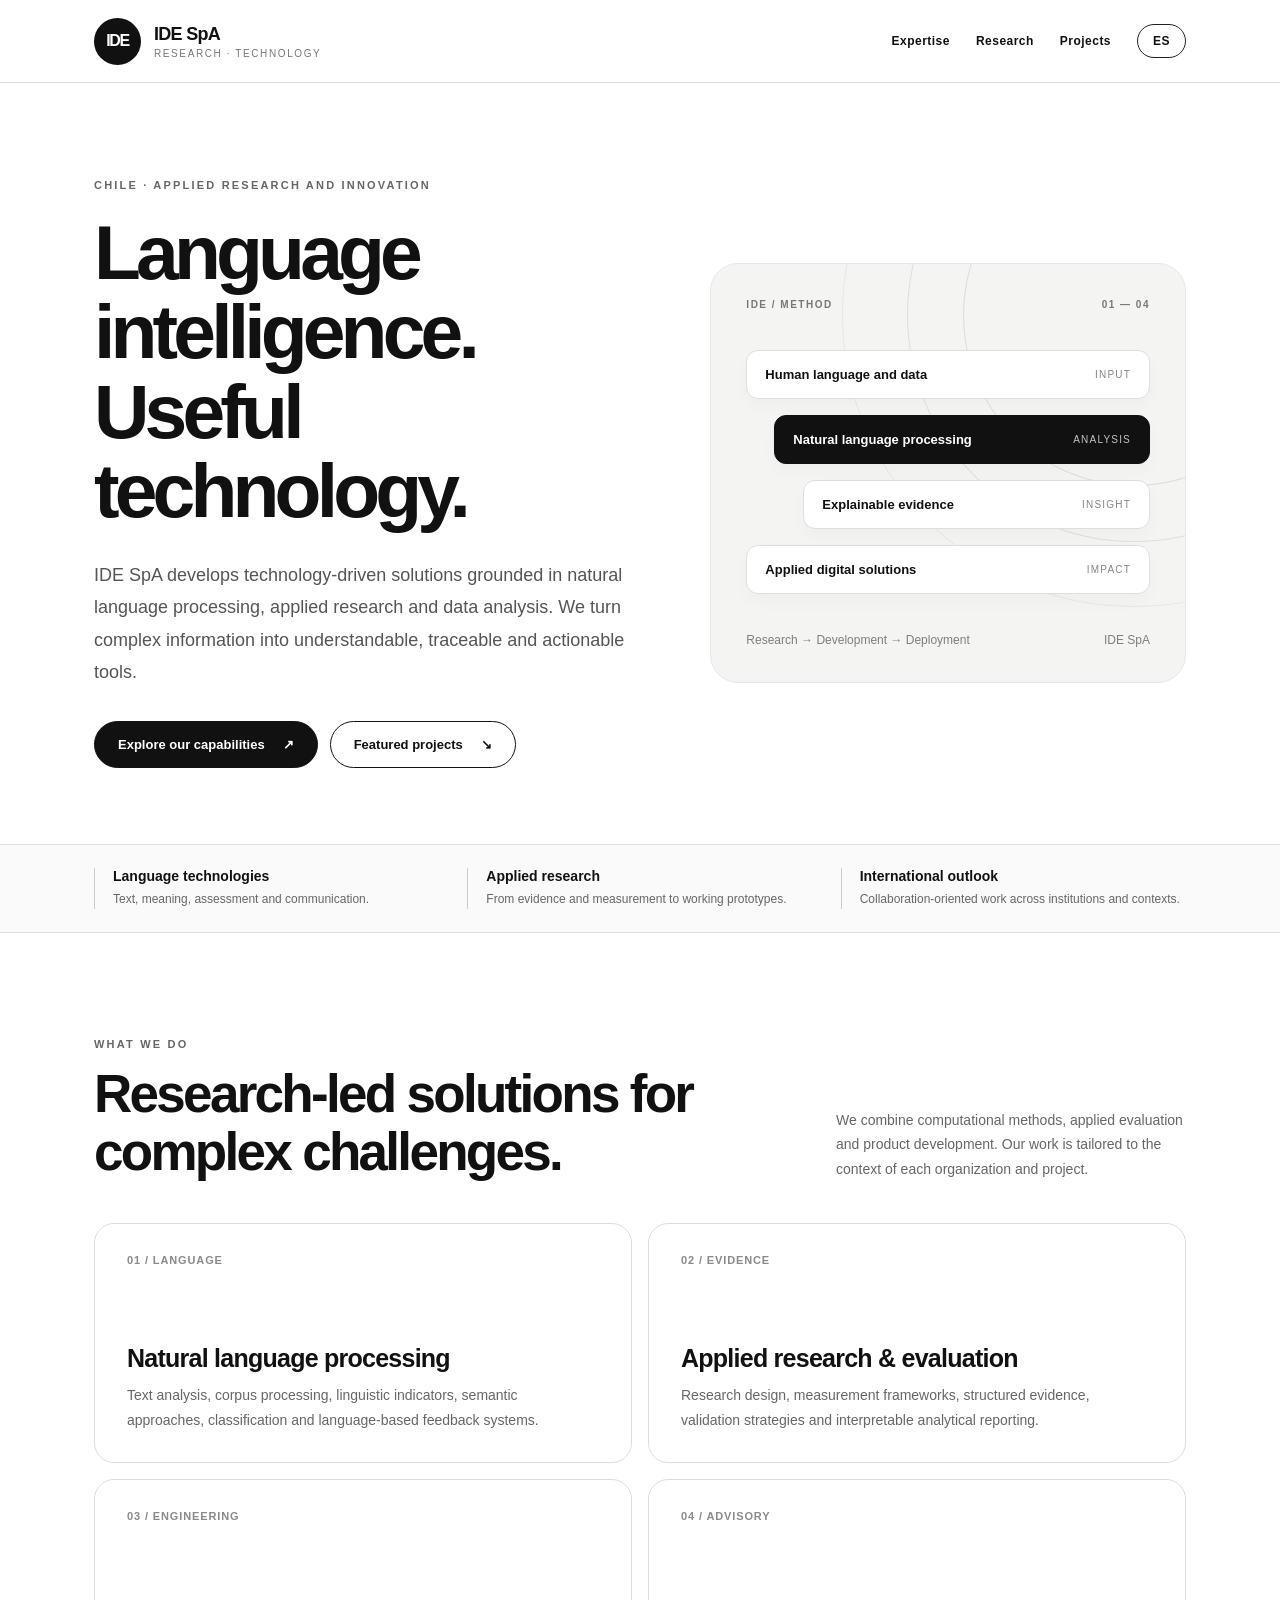
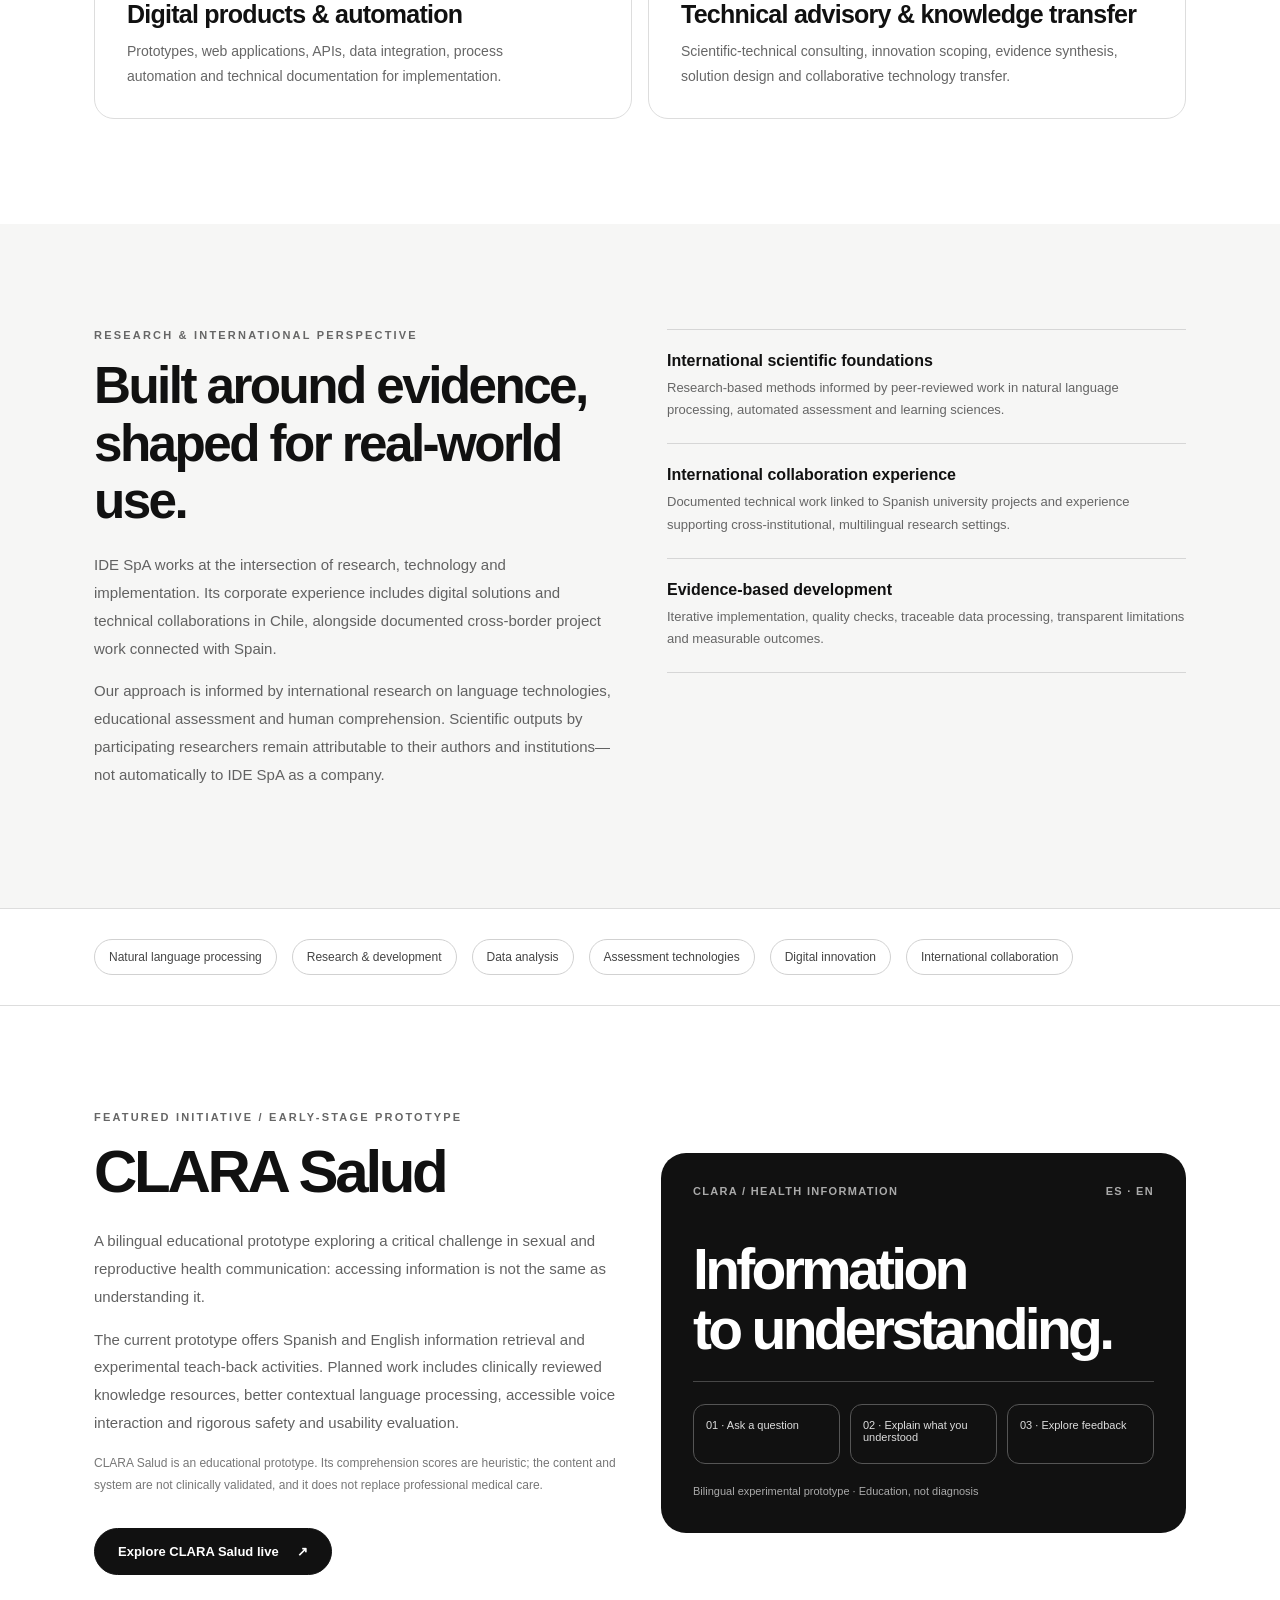
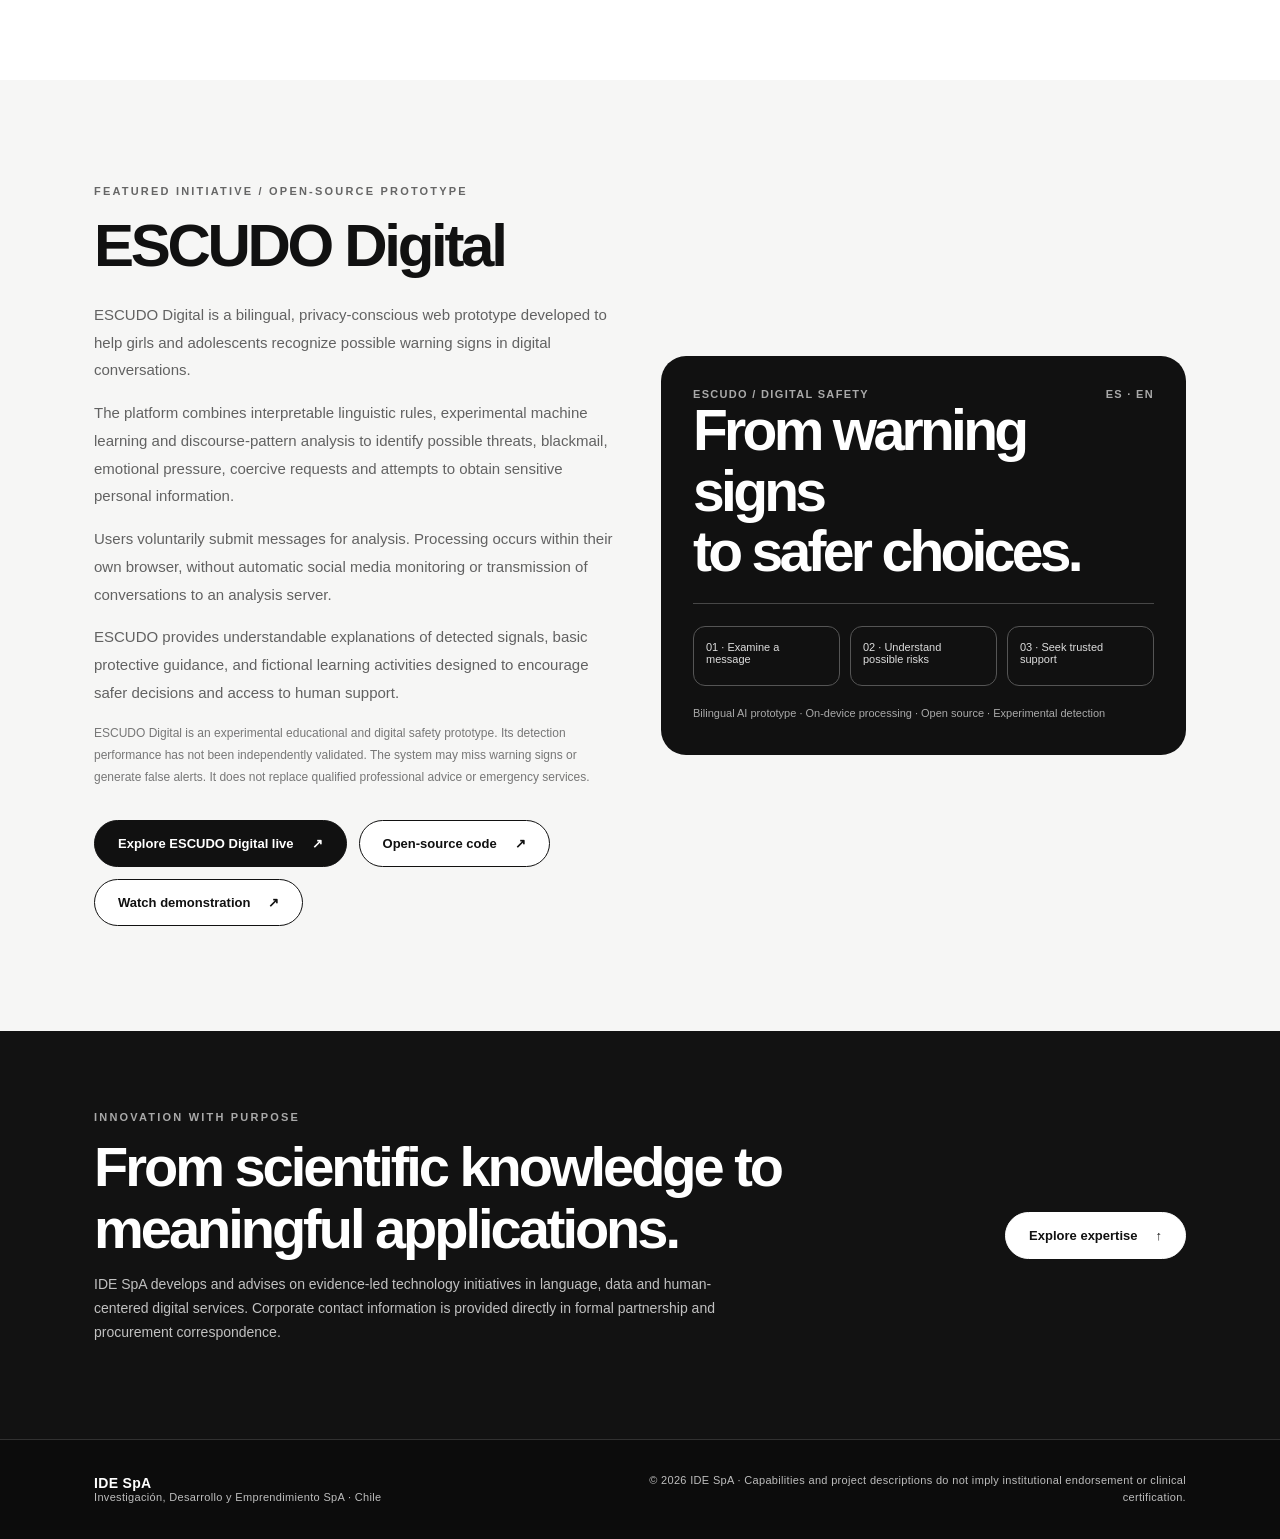
<file: public/index.html>
<!doctype html>
<html lang="en">
<head>
  <meta charset="utf-8">
  <meta name="viewport" content="width=device-width, initial-scale=1">
  <meta name="theme-color" content="#111111">
  <meta name="description" content="IDE SpA is a Chilean technology company developing natural language technologies, applied research and open-source prototypes including CLARA Salud and ESCUDO Digital.">
  <title>IDE SpA — Natural Language Technology & Applied Research</title>
  <link rel="canonical" href="./">
  <link rel="alternate" hreflang="es" href="es.html">
  <link rel="stylesheet" href="styles.css">
</head>
<body>

<a class="skip-link" href="#main">Skip to content</a>

<header class="site-header">
  <div class="wrap nav-inner">
    <a class="brand" href="./" aria-label="IDE SpA home">
      <span class="brand-mark" aria-hidden="true">IDE</span>
      <span>
        <span class="brand-name">IDE SpA</span>
        <span class="brand-mini">Research · Technology</span>
      </span>
    </a>

    <nav class="nav-links" aria-label="Main navigation">
      <a href="#expertise">Expertise</a>
      <a href="#research">Research</a>
      <a href="#projects">Projects</a>
      <a class="language-link" href="es.html" lang="es">ES</a>
    </nav>
  </div>
</header>

<main id="main">

  <!-- HERO -->
  <section class="hero">
    <div class="wrap hero-grid">
      <div>
        <div class="eyebrow">
          CHILE · APPLIED RESEARCH AND INNOVATION
        </div>

        <h1>Language intelligence.<br>Useful technology.</h1>

        <p>
          IDE SpA develops technology-driven solutions grounded
          in natural language processing, applied research and
          data analysis. We turn complex information into
          understandable, traceable and actionable tools.
        </p>

        <div class="hero-actions">
          <a class="btn btn-dark" href="#expertise">
            Explore our capabilities
            <span aria-hidden="true">↗</span>
          </a>
          <a class="btn btn-light" href="#projects">
            Featured projects
            <span aria-hidden="true">↘</span>
          </a>
        </div>
      </div>

      <div class="hero-visual"
           aria-label="Technology development process">
        <div class="visual-header">
          <span>IDE / METHOD</span>
          <span>01 — 04</span>
        </div>

        <div class="system-flow">
          <div class="flow-line">
            <strong>Human language and data</strong>
            <span>Input</span>
          </div>
          <div class="flow-line">
            <strong>Natural language processing</strong>
            <span>Analysis</span>
          </div>
          <div class="flow-line">
            <strong>Explainable evidence</strong>
            <span>Insight</span>
          </div>
          <div class="flow-line">
            <strong>Applied digital solutions</strong>
            <span>Impact</span>
          </div>
        </div>

        <div class="visual-footer">
          <span>Research → Development → Deployment</span>
          <span>IDE SpA</span>
        </div>
      </div>
    </div>
  </section>

  <!-- THREE KEY AREAS -->
  <div class="stat-strip">
    <div class="wrap stat-grid">
      <div class="stat">
        <strong>Language technologies</strong>
        <span>
          Text, meaning, assessment and communication.
        </span>
      </div>
      <div class="stat">
        <strong>Applied research</strong>
        <span>
          From evidence and measurement to working prototypes.
        </span>
      </div>
      <div class="stat">
        <strong>International outlook</strong>
        <span>
          Collaboration-oriented work across institutions
          and contexts.
        </span>
      </div>
    </div>
  </div>

  <!-- EXPERTISE -->
  <section class="section" id="expertise">
    <div class="wrap">
      <div class="section-title">
        <div>
          <div class="eyebrow">WHAT WE DO</div>
          <h2>
            Research-led solutions for complex challenges.
          </h2>
        </div>
        <p>
          We combine computational methods, applied evaluation
          and product development. Our work is tailored to the
          context of each organization and project.
        </p>
      </div>

      <div class="service-grid">

        <article class="service-card">
          <span class="service-num">01 / LANGUAGE</span>
          <div>
            <h3>Natural language processing</h3>
            <p>
              Text analysis, corpus processing, linguistic
              indicators, semantic approaches, classification
              and language-based feedback systems.
            </p>
          </div>
        </article>

        <article class="service-card">
          <span class="service-num">02 / EVIDENCE</span>
          <div>
            <h3>Applied research &amp; evaluation</h3>
            <p>
              Research design, measurement frameworks,
              structured evidence, validation strategies
              and interpretable analytical reporting.
            </p>
          </div>
        </article>

        <article class="service-card">
          <span class="service-num">03 / ENGINEERING</span>
          <div>
            <h3>Digital products &amp; automation</h3>
            <p>
              Prototypes, web applications, APIs,
              data integration, process automation
              and technical documentation for implementation.
            </p>
          </div>
        </article>

        <article class="service-card">
          <span class="service-num">04 / ADVISORY</span>
          <div>
            <h3>Technical advisory &amp; knowledge transfer</h3>
            <p>
              Scientific-technical consulting, innovation
              scoping, evidence synthesis, solution design
              and collaborative technology transfer.
            </p>
          </div>
        </article>

      </div>
    </div>
  </section>

  <!-- RESEARCH -->
  <section class="section section-alt" id="research">
    <div class="wrap proof">
      <div>
        <div class="eyebrow">
          RESEARCH &amp; INTERNATIONAL PERSPECTIVE
        </div>

        <h2>
          Built around evidence, shaped for real-world use.
        </h2>

        <p>
          IDE SpA works at the intersection of research,
          technology and implementation. Its corporate
          experience includes digital solutions and technical
          collaborations in Chile, alongside documented
          cross-border project work connected with Spain.
        </p>

        <p>
          Our approach is informed by international research
          on language technologies, educational assessment
          and human comprehension. Scientific outputs by
          participating researchers remain attributable
          to their authors and institutions—not automatically
          to IDE SpA as a company.
        </p>
      </div>

      <div class="proof-list">
        <div class="proof-item">
          <strong>International scientific foundations</strong>
          <span>
            Research-based methods informed by peer-reviewed
            work in natural language processing, automated
            assessment and learning sciences.
          </span>
        </div>

        <div class="proof-item">
          <strong>International collaboration experience</strong>
          <span>
            Documented technical work linked to Spanish
            university projects and experience supporting
            cross-institutional, multilingual research settings.
          </span>
        </div>

        <div class="proof-item">
          <strong>Evidence-based development</strong>
          <span>
            Iterative implementation, quality checks,
            traceable data processing, transparent
            limitations and measurable outcomes.
          </span>
        </div>
      </div>
    </div>
  </section>

  <!-- SPECIALTIES -->
  <div class="tagline-strip">
    <div class="wrap">
      <span class="pill">Natural language processing</span>
      <span class="pill">Research &amp; development</span>
      <span class="pill">Data analysis</span>
      <span class="pill">Assessment technologies</span>
      <span class="pill">Digital innovation</span>
      <span class="pill">International collaboration</span>
    </div>
  </div>

  <!-- PROJECT 1: CLARA SALUD -->
  <section class="section" id="projects">
    <div class="wrap featured">

      <div>
        <div class="eyebrow">
          FEATURED INITIATIVE / EARLY-STAGE PROTOTYPE
        </div>

        <h2>CLARA Salud</h2>

        <p>
          A bilingual educational prototype exploring a critical
          challenge in sexual and reproductive health communication:
          accessing information is not the same as understanding it.
        </p>

        <p>
          The current prototype offers Spanish and English
          information retrieval and experimental teach-back
          activities. Planned work includes clinically reviewed
          knowledge resources, better contextual language
          processing, accessible voice interaction and rigorous
          safety and usability evaluation.
        </p>

        <p class="disclaimer">
          CLARA Salud is an educational prototype.
          Its comprehension scores are heuristic; the content
          and system are not clinically validated, and it does
          not replace professional medical care.
        </p>

        <div class="hero-actions">
          <a href="https://clara-salud.onrender.com"
             class="btn btn-dark"
             target="_blank"
             rel="noopener noreferrer">
            Explore CLARA Salud live
            <span aria-hidden="true">↗</span>
          </a>
        </div>
      </div>

      <div class="project-panel">
        <div class="project-header">
          <span>CLARA / HEALTH INFORMATION</span>
          <span>ES · EN</span>
        </div>

        <div>
          <div class="project-name">
            Information<br>to understanding.
          </div>
          <div class="project-rule"></div>

          <div class="project-steps">
            <div class="project-step">
              01 · Ask a question
            </div>
            <div class="project-step">
              02 · Explain what you understood
            </div>
            <div class="project-step">
              03 · Explore feedback
            </div>
          </div>

          <small>
            Bilingual experimental prototype ·
            Education, not diagnosis
          </small>
        </div>
      </div>

    </div>
  </section>

  <!-- PROJECT 2: ESCUDO DIGITAL -->
  <section class="section section-alt" id="escudo">
    <div class="wrap featured">

      <div>
        <div class="eyebrow">
          FEATURED INITIATIVE / OPEN-SOURCE PROTOTYPE
        </div>

        <h2>ESCUDO Digital</h2>

        <p>
          ESCUDO Digital is a bilingual, privacy-conscious
          web prototype developed to help girls and adolescents
          recognize possible warning signs in digital conversations.
        </p>

        <p>
          The platform combines interpretable linguistic rules,
          experimental machine learning and discourse-pattern
          analysis to identify possible threats, blackmail,
          emotional pressure, coercive requests and attempts
          to obtain sensitive personal information.
        </p>

        <p>
          Users voluntarily submit messages for analysis.
          Processing occurs within their own browser,
          without automatic social media monitoring
          or transmission of conversations to an analysis server.
        </p>

        <p>
          ESCUDO provides understandable explanations
          of detected signals, basic protective guidance,
          and fictional learning activities designed to
          encourage safer decisions and access to human support.
        </p>

        <p class="disclaimer">
          ESCUDO Digital is an experimental educational
          and digital safety prototype. Its detection
          performance has not been independently validated.
          The system may miss warning signs or generate
          false alerts. It does not replace qualified
          professional advice or emergency services.
        </p>

        <div class="hero-actions">
          <a
            href="https://christiansotofajardo-cpu.github.io/escudo-digital/"
            class="btn btn-dark"
            target="_blank"
            rel="noopener noreferrer">
            Explore ESCUDO Digital live
            <span aria-hidden="true">↗</span>
          </a>

          <a
            href="https://github.com/christiansotofajardo-cpu/escudo-digital"
            class="btn btn-light"
            target="_blank"
            rel="noopener noreferrer">
            Open-source code
            <span aria-hidden="true">↗</span>
          </a>

          <a
            href="https://www.youtube.com/watch?v=gBV3-KgnH50"
            class="btn btn-light"
            target="_blank"
            rel="noopener noreferrer">
            Watch demonstration
            <span aria-hidden="true">↗</span>
          </a>
        </div>
      </div>

      <div class="project-panel">
        <div class="project-header">
          <span>ESCUDO / DIGITAL SAFETY</span>
          <span>ES · EN</span>
        </div>

        <div>
          <div class="project-name">
            From warning signs<br>to safer choices.
          </div>

          <div class="project-rule"></div>

          <div class="project-steps">
            <div class="project-step">
              01 · Examine a message
            </div>

            <div class="project-step">
              02 · Understand possible risks
            </div>

            <div class="project-step">
              03 · Seek trusted support
            </div>
          </div>

          <small>
            Bilingual AI prototype ·
            On-device processing ·
            Open source ·
            Experimental detection
          </small>
        </div>
      </div>

    </div>
  </section>

  <!-- CLOSING SECTION -->
  <section class="cta-section">
    <div class="wrap cta-grid">

      <div>
        <div class="eyebrow" style="color:#a9a9a9">
          INNOVATION WITH PURPOSE
        </div>

        <h2>
          From scientific knowledge to meaningful applications.
        </h2>

        <p>
          IDE SpA develops and advises on evidence-led
          technology initiatives in language, data and
          human-centered digital services.
          Corporate contact information is provided
          directly in formal partnership and
          procurement correspondence.
        </p>
      </div>

      <a href="#expertise" class="btn btn-white">
        Explore expertise
        <span aria-hidden="true">↑</span>
      </a>

    </div>
  </section>

</main>

<footer class="site-footer">
  <div class="wrap footer-inner">
    <div>
      <strong>IDE SpA</strong>
      <div>
        Investigación, Desarrollo y Emprendimiento SpA · Chile
      </div>
    </div>

    <div class="footer-right">
      © 2026 IDE SpA · Capabilities and project descriptions
      do not imply institutional endorsement or clinical certification.
    </div>
  </div>
</footer>

</body>
</html>
</file>
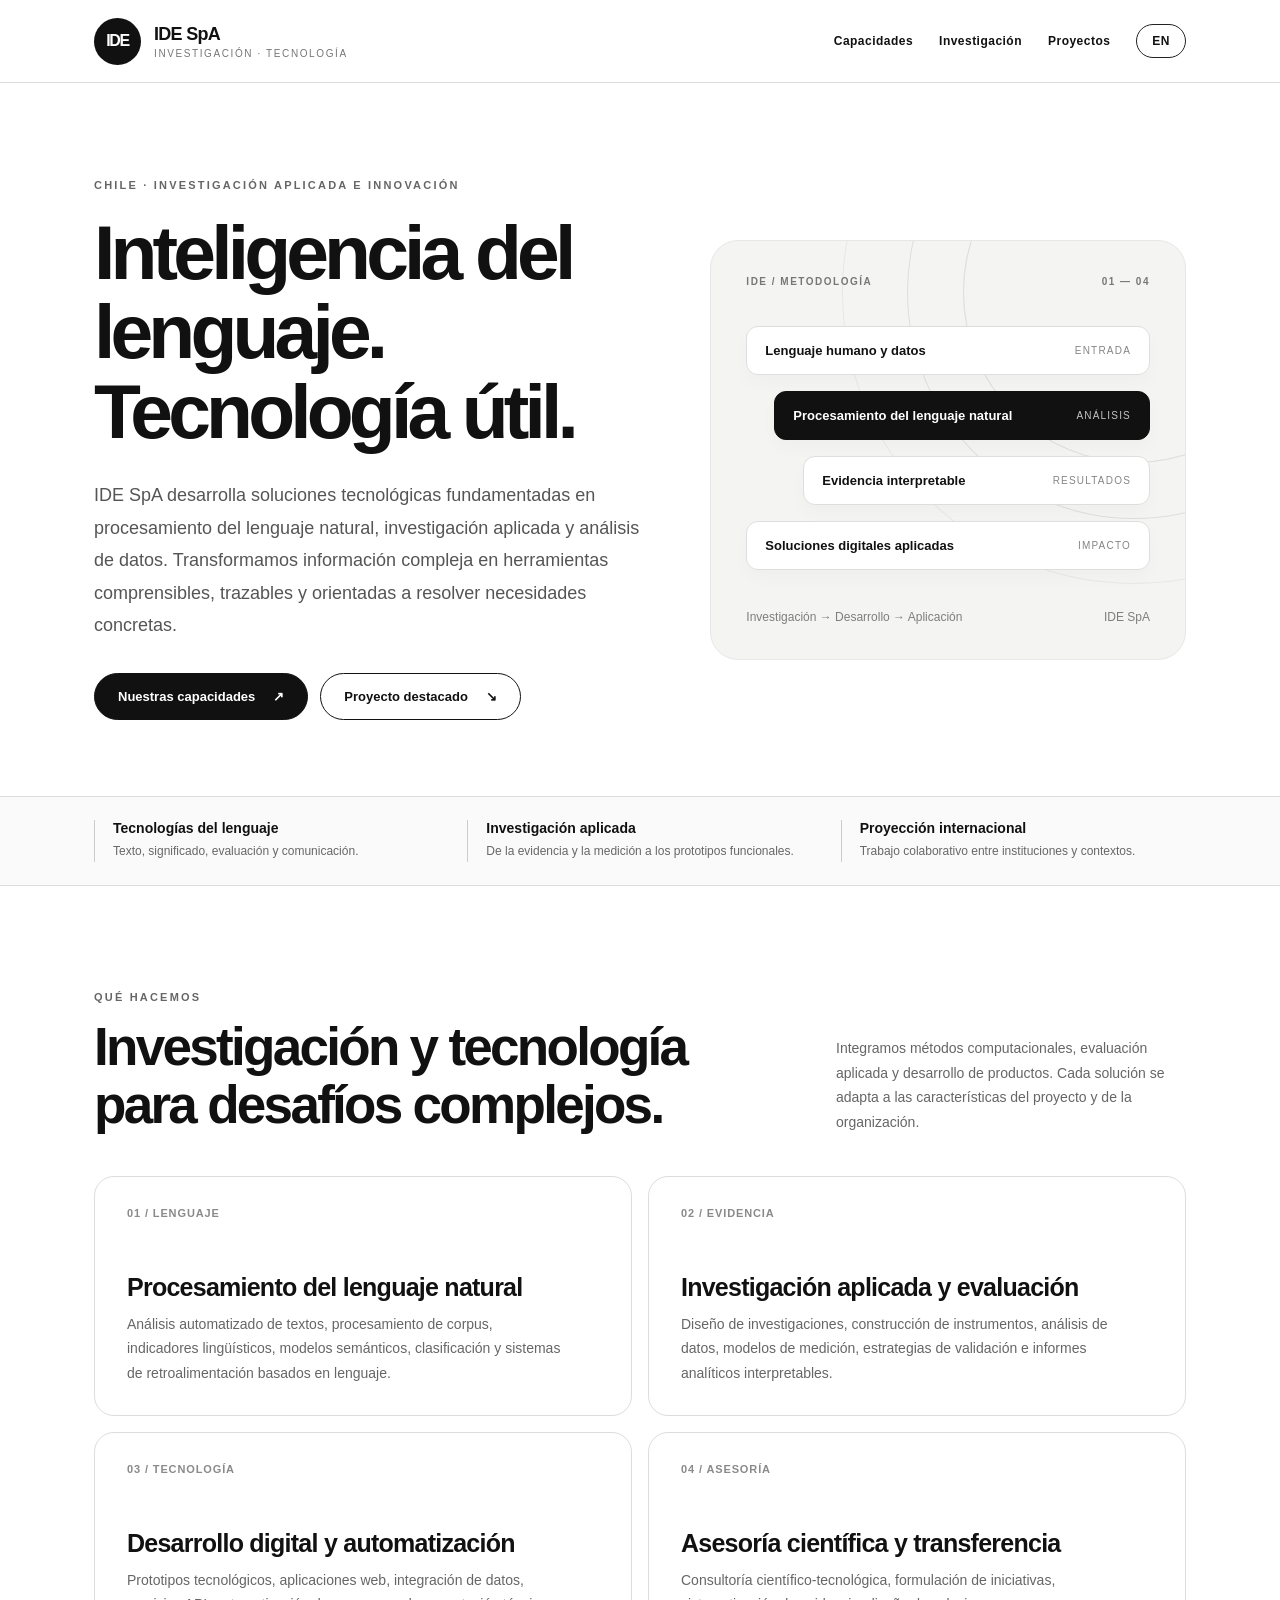
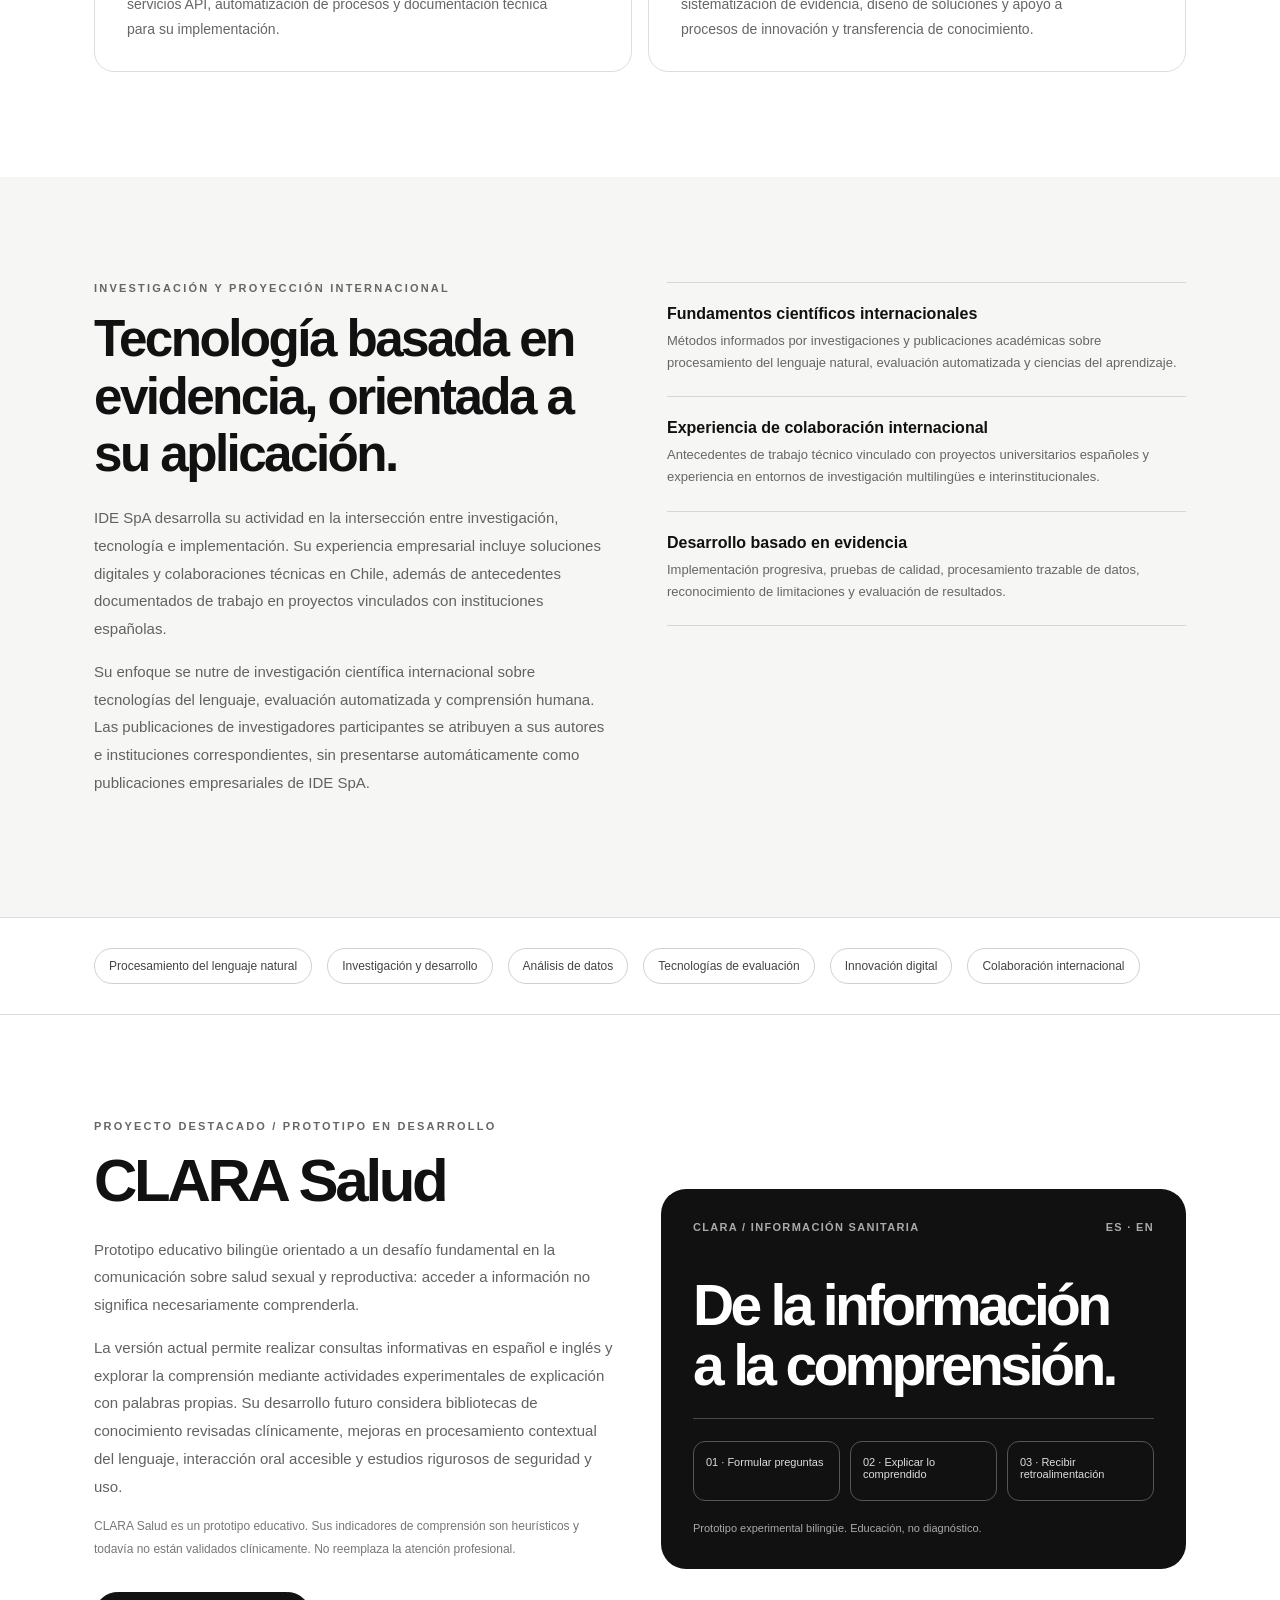
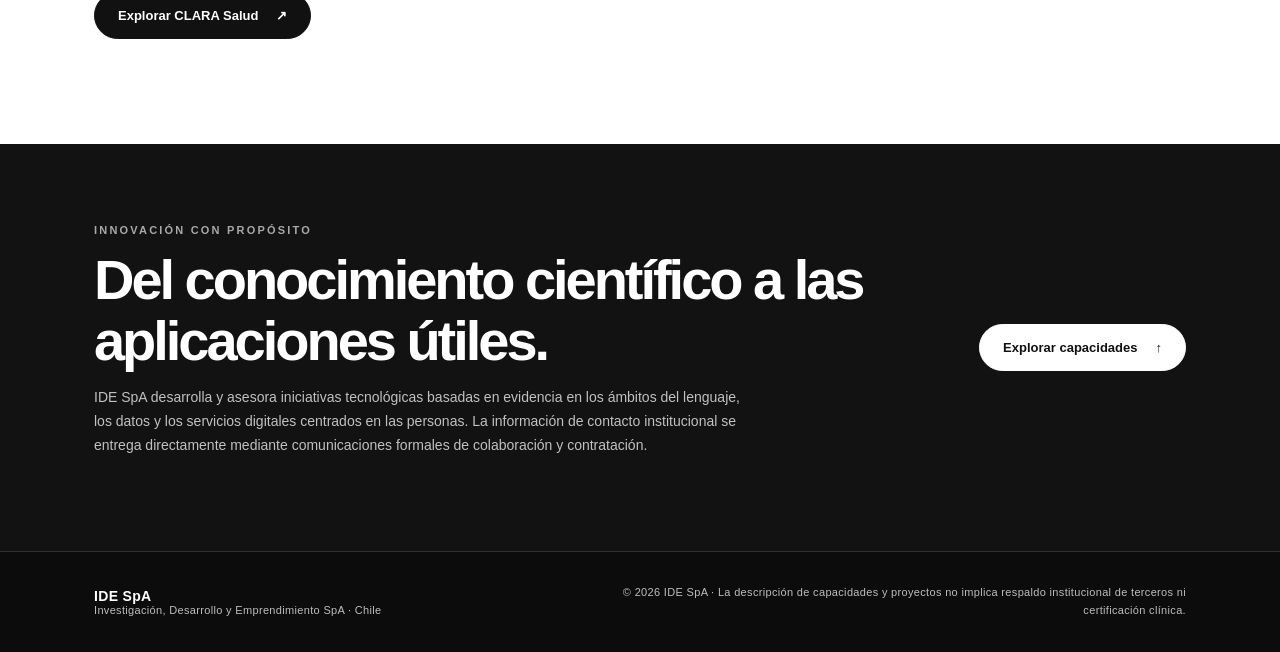
<file: public/es.html>
<!doctype html>
<html lang="es">
<head>
  <meta charset="utf-8">
  <meta name="viewport" content="width=device-width, initial-scale=1">
  <meta name="theme-color" content="#111111">

  <meta name="description"
        content="IDE SpA es una empresa chilena especializada en procesamiento del lenguaje natural, investigación aplicada, desarrollo tecnológico, análisis de datos y asesoría científico-tecnológica.">

  <title>IDE SpA — Tecnología e Investigación Aplicada</title>

  <link rel="alternate" hreflang="en" href="index.html">
  <link rel="stylesheet" href="styles.css">
</head>

<body>

<a class="skip-link" href="#main">
  Saltar al contenido
</a>

<header class="site-header">
  <div class="wrap nav-inner">

    <a class="brand" href="es.html"
       aria-label="IDE SpA — Inicio">

      <span class="brand-mark" aria-hidden="true">
        IDE
      </span>

      <span>
        <span class="brand-name">IDE SpA</span>
        <span class="brand-mini">
          Investigación · Tecnología
        </span>
      </span>
    </a>

    <nav class="nav-links"
         aria-label="Navegación principal">

      <a href="#expertise">Capacidades</a>
      <a href="#research">Investigación</a>
      <a href="#projects">Proyectos</a>

      <a class="language-link"
         href="index.html"
         lang="en"
         aria-label="Switch to English">
        EN
      </a>

    </nav>
  </div>
</header>

<main id="main">

  <!-- PRESENTACIÓN PRINCIPAL -->

  <section class="hero">
    <div class="wrap hero-grid">

      <div>
        <div class="eyebrow">
          CHILE · INVESTIGACIÓN APLICADA E INNOVACIÓN
        </div>

        <h1>
          Inteligencia del lenguaje.<br>
          Tecnología útil.
        </h1>

        <p>
          IDE SpA desarrolla soluciones tecnológicas
          fundamentadas en procesamiento del lenguaje
          natural, investigación aplicada y análisis de datos.

          Transformamos información compleja en herramientas
          comprensibles, trazables y orientadas a resolver
          necesidades concretas.
        </p>

        <div class="hero-actions">

          <a class="btn btn-dark" href="#expertise">
            Nuestras capacidades
            <span aria-hidden="true">↗</span>
          </a>

          <a class="btn btn-light" href="#projects">
            Proyecto destacado
            <span aria-hidden="true">↘</span>
          </a>

        </div>
      </div>

      <div class="hero-visual"
           aria-label="Proceso de desarrollo tecnológico">

        <div class="visual-header">
          <span>IDE / METODOLOGÍA</span>
          <span>01 — 04</span>
        </div>

        <div class="system-flow">

          <div class="flow-line">
            <strong>Lenguaje humano y datos</strong>
            <span>Entrada</span>
          </div>

          <div class="flow-line">
            <strong>Procesamiento del lenguaje natural</strong>
            <span>Análisis</span>
          </div>

          <div class="flow-line">
            <strong>Evidencia interpretable</strong>
            <span>Resultados</span>
          </div>

          <div class="flow-line">
            <strong>Soluciones digitales aplicadas</strong>
            <span>Impacto</span>
          </div>

        </div>

        <div class="visual-footer">
          <span>
            Investigación → Desarrollo → Aplicación
          </span>
          <span>IDE SpA</span>
        </div>

      </div>

    </div>
  </section>

  <!-- TRES ÁREAS CENTRALES -->

  <div class="stat-strip">
    <div class="wrap stat-grid">

      <div class="stat">
        <strong>Tecnologías del lenguaje</strong>
        <span>
          Texto, significado, evaluación y comunicación.
        </span>
      </div>

      <div class="stat">
        <strong>Investigación aplicada</strong>
        <span>
          De la evidencia y la medición a los prototipos
          funcionales.
        </span>
      </div>

      <div class="stat">
        <strong>Proyección internacional</strong>
        <span>
          Trabajo colaborativo entre instituciones
          y contextos.
        </span>
      </div>

    </div>
  </div>

  <!-- CAPACIDADES -->

  <section class="section" id="expertise">
    <div class="wrap">

      <div class="section-title">

        <div>
          <div class="eyebrow">
            QUÉ HACEMOS
          </div>

          <h2>
            Investigación y tecnología para
            desafíos complejos.
          </h2>
        </div>

        <p>
          Integramos métodos computacionales,
          evaluación aplicada y desarrollo de productos.
          Cada solución se adapta a las características
          del proyecto y de la organización.
        </p>

      </div>

      <div class="service-grid">

        <article class="service-card">
          <span class="service-num">
            01 / LENGUAJE
          </span>

          <div>
            <h3>
              Procesamiento del lenguaje natural
            </h3>

            <p>
              Análisis automatizado de textos,
              procesamiento de corpus, indicadores
              lingüísticos, modelos semánticos,
              clasificación y sistemas de
              retroalimentación basados en lenguaje.
            </p>
          </div>
        </article>

        <article class="service-card">
          <span class="service-num">
            02 / EVIDENCIA
          </span>

          <div>
            <h3>
              Investigación aplicada y evaluación
            </h3>

            <p>
              Diseño de investigaciones,
              construcción de instrumentos,
              análisis de datos, modelos de medición,
              estrategias de validación e informes
              analíticos interpretables.
            </p>
          </div>
        </article>

        <article class="service-card">
          <span class="service-num">
            03 / TECNOLOGÍA
          </span>

          <div>
            <h3>
              Desarrollo digital y automatización
            </h3>

            <p>
              Prototipos tecnológicos,
              aplicaciones web, integración de datos,
              servicios API, automatización de procesos
              y documentación técnica para
              su implementación.
            </p>
          </div>
        </article>

        <article class="service-card">
          <span class="service-num">
            04 / ASESORÍA
          </span>

          <div>
            <h3>
              Asesoría científica y transferencia
            </h3>

            <p>
              Consultoría científico-tecnológica,
              formulación de iniciativas,
              sistematización de evidencia,
              diseño de soluciones y apoyo
              a procesos de innovación y
              transferencia de conocimiento.
            </p>
          </div>
        </article>

      </div>

    </div>
  </section>

  <!-- INVESTIGACIÓN E INTERNACIONALIZACIÓN -->

  <section class="section section-alt" id="research">
    <div class="wrap proof">

      <div>
        <div class="eyebrow">
          INVESTIGACIÓN Y PROYECCIÓN INTERNACIONAL
        </div>

        <h2>
          Tecnología basada en evidencia,
          orientada a su aplicación.
        </h2>

        <p>
          IDE SpA desarrolla su actividad en la
          intersección entre investigación,
          tecnología e implementación.

          Su experiencia empresarial incluye
          soluciones digitales y colaboraciones
          técnicas en Chile, además de antecedentes
          documentados de trabajo en proyectos
          vinculados con instituciones españolas.
        </p>

        <p>
          Su enfoque se nutre de investigación
          científica internacional sobre tecnologías
          del lenguaje, evaluación automatizada
          y comprensión humana.

          Las publicaciones de investigadores
          participantes se atribuyen a sus autores
          e instituciones correspondientes,
          sin presentarse automáticamente como
          publicaciones empresariales de IDE SpA.
        </p>
      </div>

      <div class="proof-list">

        <div class="proof-item">
          <strong>
            Fundamentos científicos internacionales
          </strong>

          <span>
            Métodos informados por investigaciones
            y publicaciones académicas sobre
            procesamiento del lenguaje natural,
            evaluación automatizada y ciencias
            del aprendizaje.
          </span>
        </div>

        <div class="proof-item">
          <strong>
            Experiencia de colaboración internacional
          </strong>

          <span>
            Antecedentes de trabajo técnico
            vinculado con proyectos universitarios
            españoles y experiencia en entornos
            de investigación multilingües
            e interinstitucionales.
          </span>
        </div>

        <div class="proof-item">
          <strong>
            Desarrollo basado en evidencia
          </strong>

          <span>
            Implementación progresiva,
            pruebas de calidad,
            procesamiento trazable de datos,
            reconocimiento de limitaciones
            y evaluación de resultados.
          </span>
        </div>

      </div>

    </div>
  </section>

  <!-- ESPECIALIDADES -->

  <div class="tagline-strip">
    <div class="wrap">

      <span class="pill">
        Procesamiento del lenguaje natural
      </span>

      <span class="pill">
        Investigación y desarrollo
      </span>

      <span class="pill">
        Análisis de datos
      </span>

      <span class="pill">
        Tecnologías de evaluación
      </span>

      <span class="pill">
        Innovación digital
      </span>

      <span class="pill">
        Colaboración internacional
      </span>

    </div>
  </div>

  <!-- PROYECTO DESTACADO -->

  <section class="section" id="projects">
    <div class="wrap featured">

      <div>
        <div class="eyebrow">
          PROYECTO DESTACADO / PROTOTIPO EN DESARROLLO
        </div>

        <h2>CLARA Salud</h2>

        <p>
          Prototipo educativo bilingüe orientado
          a un desafío fundamental en la comunicación
          sobre salud sexual y reproductiva:
          acceder a información no significa
          necesariamente comprenderla.
        </p>

        <p>
          La versión actual permite realizar consultas
          informativas en español e inglés y explorar
          la comprensión mediante actividades
          experimentales de explicación con
          palabras propias.

          Su desarrollo futuro considera bibliotecas
          de conocimiento revisadas clínicamente,
          mejoras en procesamiento contextual del
          lenguaje, interacción oral accesible
          y estudios rigurosos de seguridad y uso.
        </p>

        <p class="disclaimer">
          CLARA Salud es un prototipo educativo.
          Sus indicadores de comprensión son
          heurísticos y todavía no están
          validados clínicamente.
          No reemplaza la atención profesional.
        </p>

        <div class="hero-actions">

          <a href="https://clara-salud.onrender.com"
             class="btn btn-dark"
             target="_blank"
             rel="noopener noreferrer">

            Explorar CLARA Salud
            <span aria-hidden="true">↗</span>

          </a>

        </div>
      </div>

      <div class="project-panel">

        <div class="project-header">
          <span>CLARA / INFORMACIÓN SANITARIA</span>
          <span>ES · EN</span>
        </div>

        <div>
          <div class="project-name">
            De la información<br>
            a la comprensión.
          </div>

          <div class="project-rule"></div>

          <div class="project-steps">

            <div class="project-step">
              01 · Formular preguntas
            </div>

            <div class="project-step">
              02 · Explicar lo comprendido
            </div>

            <div class="project-step">
              03 · Recibir retroalimentación
            </div>

          </div>

          <small>
            Prototipo experimental bilingüe.
            Educación, no diagnóstico.
          </small>
        </div>

      </div>

    </div>
  </section>

  <!-- CIERRE INSTITUCIONAL -->

  <section class="cta-section">
    <div class="wrap cta-grid">

      <div>

        <div class="eyebrow"
             style="color:#a9a9a9">
          INNOVACIÓN CON PROPÓSITO
        </div>

        <h2>
          Del conocimiento científico
          a las aplicaciones útiles.
        </h2>

        <p>
          IDE SpA desarrolla y asesora iniciativas
          tecnológicas basadas en evidencia
          en los ámbitos del lenguaje,
          los datos y los servicios digitales
          centrados en las personas.

          La información de contacto institucional
          se entrega directamente mediante
          comunicaciones formales de colaboración
          y contratación.
        </p>

      </div>

      <a href="#expertise"
         class="btn btn-white">

        Explorar capacidades
        <span aria-hidden="true">↑</span>

      </a>

    </div>
  </section>

</main>

<!-- PIE DE PÁGINA -->

<footer class="site-footer">
  <div class="wrap footer-inner">

    <div>
      <strong>IDE SpA</strong>

      <div>
        Investigación, Desarrollo y
        Emprendimiento SpA · Chile
      </div>
    </div>

    <div class="footer-right">
      © 2026 IDE SpA · La descripción de
      capacidades y proyectos no implica
      respaldo institucional de terceros
      ni certificación clínica.
    </div>

  </div>
</footer>

</body>
</html>
</file>
<file: public/styles.css>
/* IDE SpA — Corporate Website
   Version 1.0 | Black & White
*/

:root {
  --ink: #111111;
  --secondary: #555555;
  --muted: #777777;
  --line: #dddddd;
  --paper: #ffffff;
  --soft: #f5f5f3;
  --width: 1160px;
}

* {
  box-sizing: border-box;
}

html {
  scroll-behavior: smooth;
  scroll-padding-top: 90px;
}

body {
  margin: 0;
  background: var(--paper);
  color: var(--ink);
  font-family: Inter, -apple-system, BlinkMacSystemFont,
    "Segoe UI", Arial, sans-serif;
  -webkit-font-smoothing: antialiased;
}

a {
  color: inherit;
  text-decoration: none;
}

a:focus-visible {
  outline: 2px solid #111;
  outline-offset: 4px;
}

::selection {
  background: #e2e2e2;
  color: #111;
}

.wrap {
  max-width: var(--width);
  margin: 0 auto;
  padding: 0 34px;
}

/* HEADER AND NAVIGATION */

.site-header {
  position: sticky;
  top: 0;
  z-index: 30;
  background: rgba(255, 255, 255, 0.96);
  border-bottom: 1px solid var(--line);
  backdrop-filter: blur(16px);
}

.nav-inner {
  height: 82px;
  display: flex;
  align-items: center;
  justify-content: space-between;
  gap: 32px;
}

.brand {
  display: flex;
  align-items: center;
  gap: 13px;
  white-space: nowrap;
}

.brand > span:last-child {
  display: flex;
  flex-direction: column;
}

.brand-mark {
  width: 47px;
  height: 47px;
  display: grid;
  place-items: center;
  background: #111;
  color: #fff;
  border-radius: 50%;
  font-size: 16px;
  font-weight: 900;
  letter-spacing: -1.4px;
}

.brand-name {
  font-size: 18px;
  font-weight: 750;
  letter-spacing: -0.7px;
}

.brand-mini {
  margin-top: 3px;
  color: #767676;
  font-size: 10px;
  letter-spacing: 1.6px;
  text-transform: uppercase;
}

.nav-links {
  display: flex;
  align-items: center;
  gap: 26px;
}

.nav-links a {
  font-size: 12px;
  font-weight: 600;
  letter-spacing: 0.04em;
}

.nav-links a:hover,
.nav-links a.active {
  text-decoration: underline;
  text-underline-offset: 6px;
}

.language-link {
  padding: 9px 15px;
  border: 1px solid #222;
  border-radius: 50px;
  font-weight: 750;
}

.eyebrow {
  color: #666;
  font-size: 11px;
  font-weight: 750;
  letter-spacing: 0.2em;
  text-transform: uppercase;
}

/* HERO SECTION */

.hero {
  padding: 96px 0 76px;
}

.hero-grid {
  display: grid;
  grid-template-columns: 1.08fr 0.92fr;
  gap: 58px;
  align-items: center;
}

.hero h1 {
  max-width: 730px;
  margin: 22px 0 28px;
  font-size: clamp(48px, 6vw, 80px);
  font-weight: 770;
  line-height: 1.035;
  letter-spacing: -0.063em;
}

.hero p {
  max-width: 590px;
  margin: 0;
  color: var(--secondary);
  font-size: 18px;
  line-height: 1.8;
}

.hero-actions {
  display: flex;
  flex-wrap: wrap;
  gap: 12px;
  margin-top: 32px;
}

.btn {
  display: inline-flex;
  align-items: center;
  justify-content: center;
  gap: 18px;
  padding: 15px 23px;
  border: 1px solid #111;
  border-radius: 40px;
  font-size: 13px;
  font-weight: 700;
  transition: background 0.15s, color 0.15s,
    transform 0.15s;
}

.btn:hover {
  transform: translateY(-1px);
}

.btn-dark {
  background: #111;
  color: #fff;
}

.btn-dark:hover {
  background: #333;
}

.btn-light {
  background: #fff;
  color: #111;
}

.btn-light:hover {
  background: #f2f2f2;
}

.btn-white {
  background: #fff;
  color: #111;
  border-color: #fff;
}

/* HERO VISUAL */

.hero-visual {
  position: relative;
  display: flex;
  flex-direction: column;
  justify-content: space-between;
  min-height: 420px;
  padding: 35px;
  overflow: hidden;
  background: #f4f4f3;
  border: 1px solid #e7e7e7;
  border-radius: 28px;
}

.hero-visual::before {
  content: "";
  position: absolute;
  right: -120px;
  top: -120px;
  width: 340px;
  height: 340px;
  border: 1px solid #ddd;
  border-radius: 50%;
  box-shadow:
    0 0 0 55px #f4f4f3,
    0 0 0 56px #dedede,
    0 0 0 120px #f4f4f3,
    0 0 0 121px #e7e7e7;
  pointer-events: none;
}

.visual-header,
.visual-footer {
  position: relative;
  display: flex;
  justify-content: space-between;
  gap: 12px;
}

.visual-header {
  color: #777;
  font-size: 10px;
  font-weight: 700;
  letter-spacing: 0.15em;
  text-transform: uppercase;
}

.visual-footer {
  color: #7e7e7e;
  font-size: 12px;
}

.system-flow {
  position: relative;
  display: grid;
  gap: 16px;
}

.flow-line {
  display: flex;
  align-items: center;
  justify-content: space-between;
  gap: 14px;
  padding: 16px 18px;
  background: #fff;
  border: 1px solid #dedede;
  border-radius: 12px;
  box-shadow: 0 8px 18px #00000006;
}

.flow-line strong {
  font-size: 13px;
}

.flow-line span {
  color: #858585;
  font-size: 10px;
  letter-spacing: 0.12em;
  text-transform: uppercase;
}

.flow-line:nth-child(2) {
  margin-left: 28px;
  background: #111;
  color: #fff;
  border-color: #111;
}

.flow-line:nth-child(2) span {
  color: #c4c4c4;
}

.flow-line:nth-child(3) {
  margin-left: 57px;
}

/* THREE KEY AREAS */

.stat-strip {
  padding: 23px 0;
  background: #fafafa;
  border-top: 1px solid var(--line);
  border-bottom: 1px solid var(--line);
}

.stat-grid {
  display: grid;
  grid-template-columns: repeat(3, 1fr);
  gap: 28px;
}

.stat {
  padding-left: 18px;
  border-left: 1px solid #ccc;
}

.stat strong {
  display: block;
  margin-bottom: 5px;
  font-size: 14px;
}

.stat span {
  color: #676767;
  font-size: 12px;
  line-height: 1.6;
}

/* GENERAL SECTIONS */

.section {
  padding: 105px 0;
}

.section-alt {
  background: #f6f6f5;
}

.section-title {
  display: flex;
  align-items: end;
  justify-content: space-between;
  gap: 36px;
  margin-bottom: 42px;
}

.section-title h2 {
  max-width: 700px;
  margin: 15px 0 0;
  font-size: clamp(32px, 4.2vw, 53px);
  font-weight: 750;
  line-height: 1.1;
  letter-spacing: -0.051em;
}

.section-title p {
  max-width: 350px;
  margin: 0;
  color: #666;
  font-size: 14px;
  line-height: 1.75;
}

/* SERVICES */

.service-grid {
  display: grid;
  grid-template-columns: repeat(2, 1fr);
  gap: 16px;
}

.service-card {
  display: flex;
  flex-direction: column;
  justify-content: space-between;
  min-height: 240px;
  padding: 30px 32px;
  background: #fff;
  border: 1px solid #ddd;
  border-radius: 20px;
  transition: border-color 0.15s;
}

.service-card:hover {
  border-color: #777;
}

.service-num {
  color: #8a8a8a;
  font-size: 11px;
  font-weight: 700;
  letter-spacing: 0.08em;
}

.service-card h3 {
  margin: 28px 0 10px;
  font-size: 25px;
  font-weight: 710;
  letter-spacing: -0.03em;
}

.service-card p {
  max-width: 440px;
  margin: 0;
  color: #666;
  font-size: 14px;
  line-height: 1.75;
}

/* RESEARCH AND INTERNATIONAL EXPERIENCE */

.proof {
  display: grid;
  grid-template-columns: 1fr 1fr;
  align-items: start;
  gap: 54px;
}

.proof h2 {
  margin: 16px 0 22px;
  font-size: clamp(33px, 4vw, 52px);
  line-height: 1.12;
  letter-spacing: -0.05em;
}

.proof p {
  color: #626262;
  font-size: 15px;
  line-height: 1.85;
}

.proof-list {
  display: grid;
}

.proof-item {
  padding: 22px 0;
  border-bottom: 1px solid #d6d6d6;
}

.proof-item:first-child {
  border-top: 1px solid #d6d6d6;
}

.proof-item strong {
  display: block;
  margin-bottom: 7px;
  font-size: 16px;
}

.proof-item span {
  display: block;
  color: #666;
  font-size: 13px;
  line-height: 1.7;
}

/* SPECIALTY TAGS */

.tagline-strip {
  padding: 30px 0;
  border-top: 1px solid #ddd;
  border-bottom: 1px solid #ddd;
}

.tagline-strip .wrap {
  display: flex;
  align-items: center;
  flex-wrap: wrap;
  gap: 15px;
}

.pill {
  padding: 10px 14px;
  border: 1px solid #d1d1d1;
  border-radius: 50px;
  color: #444;
  font-size: 12px;
}

/* FEATURED PROJECT: CLARA SALUD */

.featured {
  display: grid;
  grid-template-columns: 1fr 1fr;
  align-items: center;
  gap: 42px;
}

.featured h2 {
  margin: 16px 0 22px;
  font-size: clamp(36px, 4.8vw, 60px);
  line-height: 1.1;
  letter-spacing: -0.055em;
}

.featured p {
  color: #626262;
  font-size: 15px;
  line-height: 1.85;
}

.disclaimer {
  color: #777 !important;
  font-size: 12px !important;
}

.project-panel {
  display: flex;
  flex-direction: column;
  justify-content: space-between;
  min-height: 380px;
  padding: 32px;
  background: #111;
  color: #fff;
  border-radius: 25px;
}

.project-header {
  display: flex;
  justify-content: space-between;
  gap: 12px;
  color: #aaa;
  font-size: 11px;
  font-weight: 650;
  letter-spacing: 0.12em;
  text-transform: uppercase;
}

.project-name {
  font-size: 57px;
  font-weight: 760;
  line-height: 1.06;
  letter-spacing: -0.065em;
}

.project-rule {
  height: 1px;
  margin: 22px 0;
  background: #474747;
}

.project-steps {
  display: grid;
  grid-template-columns: repeat(3, 1fr);
  gap: 10px;
}

.project-step {
  min-height: 60px;
  padding: 14px 12px;
  border: 1px solid #555;
  border-radius: 12px;
  color: #ddd;
  font-size: 11px;
}

.project-panel small {
  display: block;
  margin-top: 18px;
  color: #aaa;
  font-size: 11px;
  line-height: 1.7;
}

/* CLOSING SECTION */

.cta-section {
  padding: 80px 0;
  background: #121212;
  color: #fff;
}

.cta-grid {
  display: grid;
  grid-template-columns: 1fr auto;
  align-items: center;
  gap: 36px;
}

.cta-grid h2 {
  margin: 13px 0 14px;
  font-size: clamp(32px, 4.6vw, 56px);
  line-height: 1.1;
  letter-spacing: -0.054em;
}

.cta-grid p {
  max-width: 650px;
  color: #c1c1c1;
  font-size: 14px;
  line-height: 1.7;
}

/* FOOTER */

.site-footer {
  padding: 32px 0;
  background: #0c0c0c;
  color: #bdbdbd;
  border-top: 1px solid #313131;
}

.footer-inner {
  display: flex;
  align-items: center;
  justify-content: space-between;
  flex-wrap: wrap;
  gap: 14px;
  font-size: 11px;
  letter-spacing: 0.03em;
}

.footer-inner strong {
  color: #fff;
  font-size: 14px;
}

.footer-right {
  max-width: 600px;
  text-align: right;
  line-height: 1.6;
}

/* ACCESSIBILITY */

.skip-link {
  position: absolute;
  left: 10px;
  top: -50px;
  z-index: 100;
  padding: 12px;
  background: #fff;
  color: #111;
}

.skip-link:focus {
  top: 10px;
}

/* TABLET */

@media (max-width: 980px) {
  .hero-grid,
  .proof,
  .featured {
    grid-template-columns: 1fr;
  }

  .hero {
    padding: 65px 0;
  }

  .hero-visual {
    min-height: 355px;
  }

  .section {
    padding: 74px 0;
  }

  .section-title {
    display: block;
  }

  .section-title p {
    margin-top: 18px;
  }

  .nav-links {
    gap: 14px;
  }

  .nav-links a {
    font-size: 11px;
  }

  .cta-grid {
    grid-template-columns: 1fr;
  }
}

/* MOBILE */

@media (max-width: 650px) {
  .wrap {
    padding: 0 20px;
  }

  .nav-inner {
    height: 72px;
  }

  .brand-mark {
    width: 41px;
    height: 41px;
  }

  .brand-name {
    font-size: 16px;
  }

  .nav-links a:not(.language-link) {
    display: none;
  }

  .hero h1 {
    font-size: 47px;
  }

  .hero p {
    font-size: 16px;
  }

  .hero-visual {
    min-height: 330px;
    padding: 22px;
  }

  .stat-grid {
    grid-template-columns: 1fr;
    gap: 20px;
  }

  .stat {
    padding-left: 14px;
  }

  .service-grid {
    grid-template-columns: 1fr;
  }

  .service-card {
    min-height: 218px;
    padding: 25px;
  }

  .section-title h2 {
    font-size: 36px;
  }

  .proof h2,
  .featured h2 {
    font-size: 38px;
  }

  .project-panel {
    min-height: 330px;
    padding: 22px;
  }

  .project-name {
    font-size: 49px;
  }

  .project-steps {
    gap: 6px;
  }

  .project-step {
    padding: 9px;
    font-size: 10px;
  }

  .footer-right {
    text-align: left;
  }
}

/* REDUCED MOTION */

@media (prefers-reduced-motion: reduce) {
  html {
    scroll-behavior: auto;
  }

  .btn {
    transition: none;
  }
}
</file>
